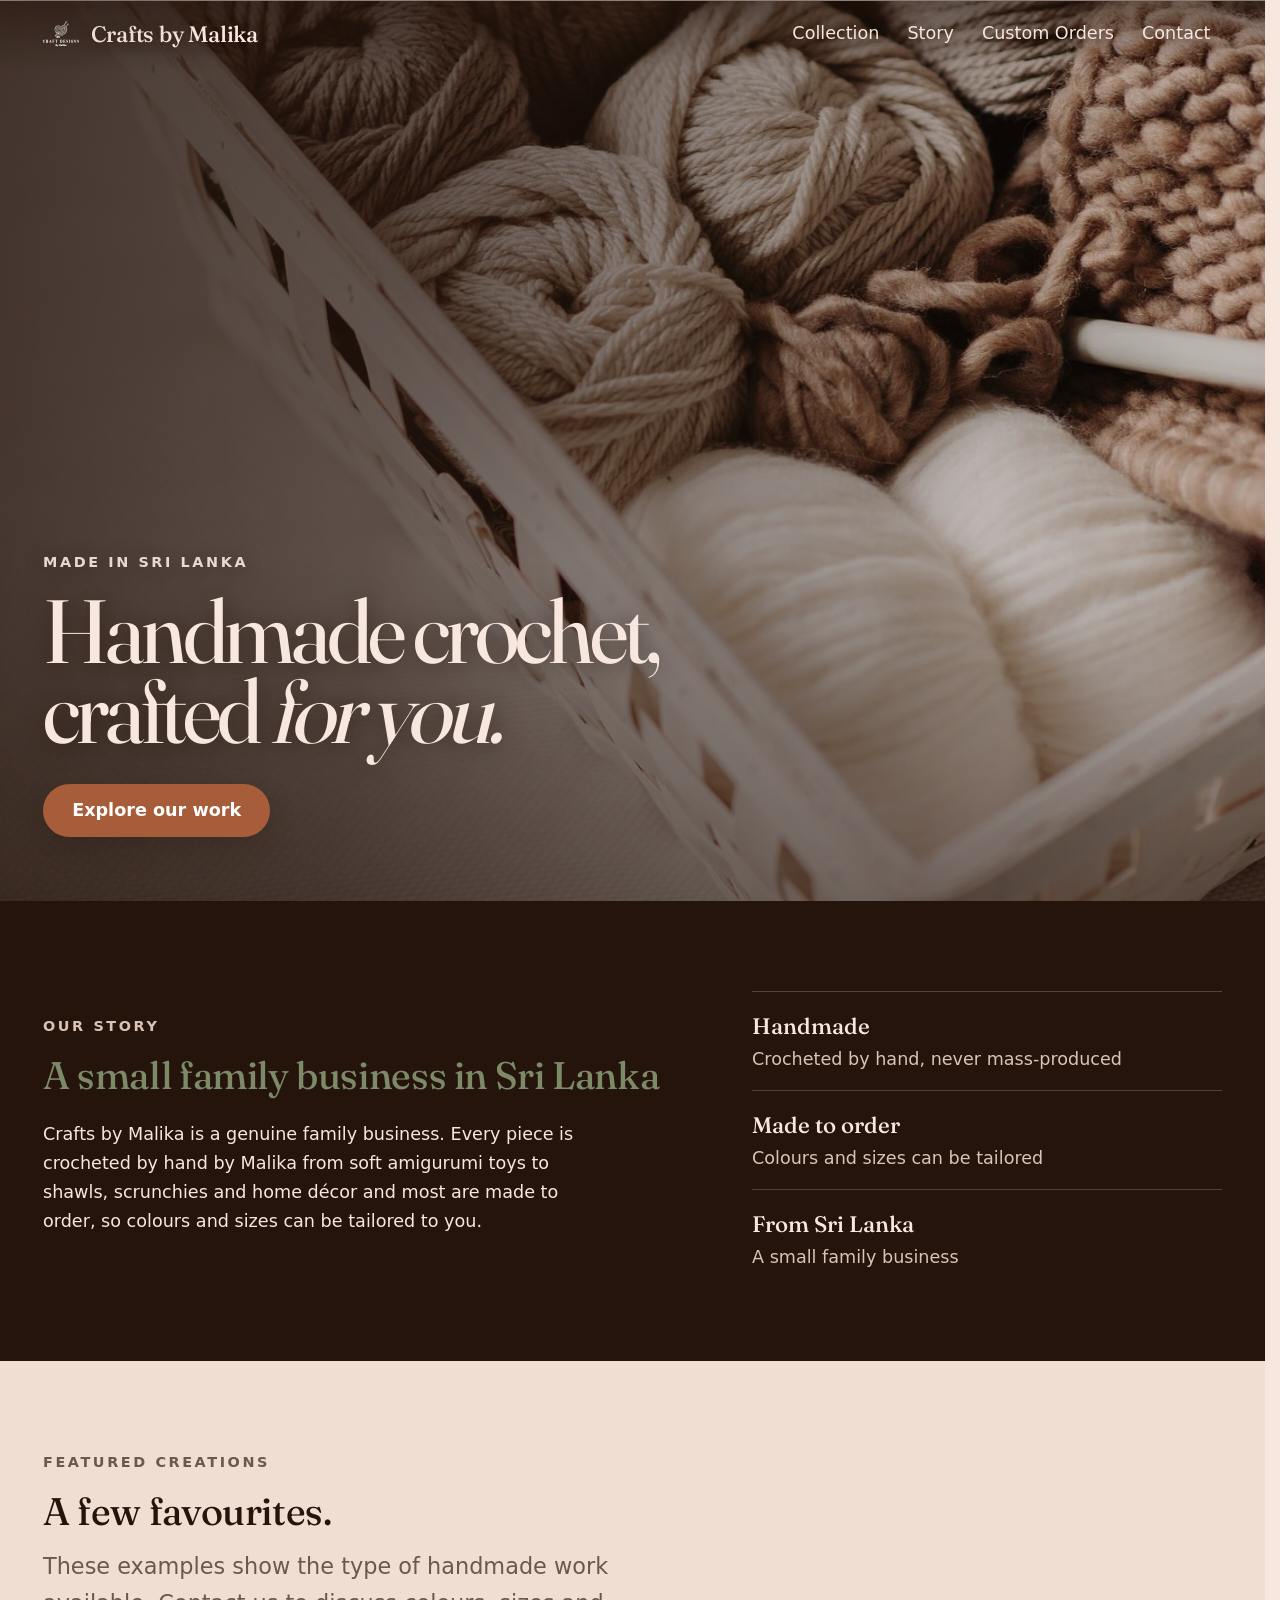
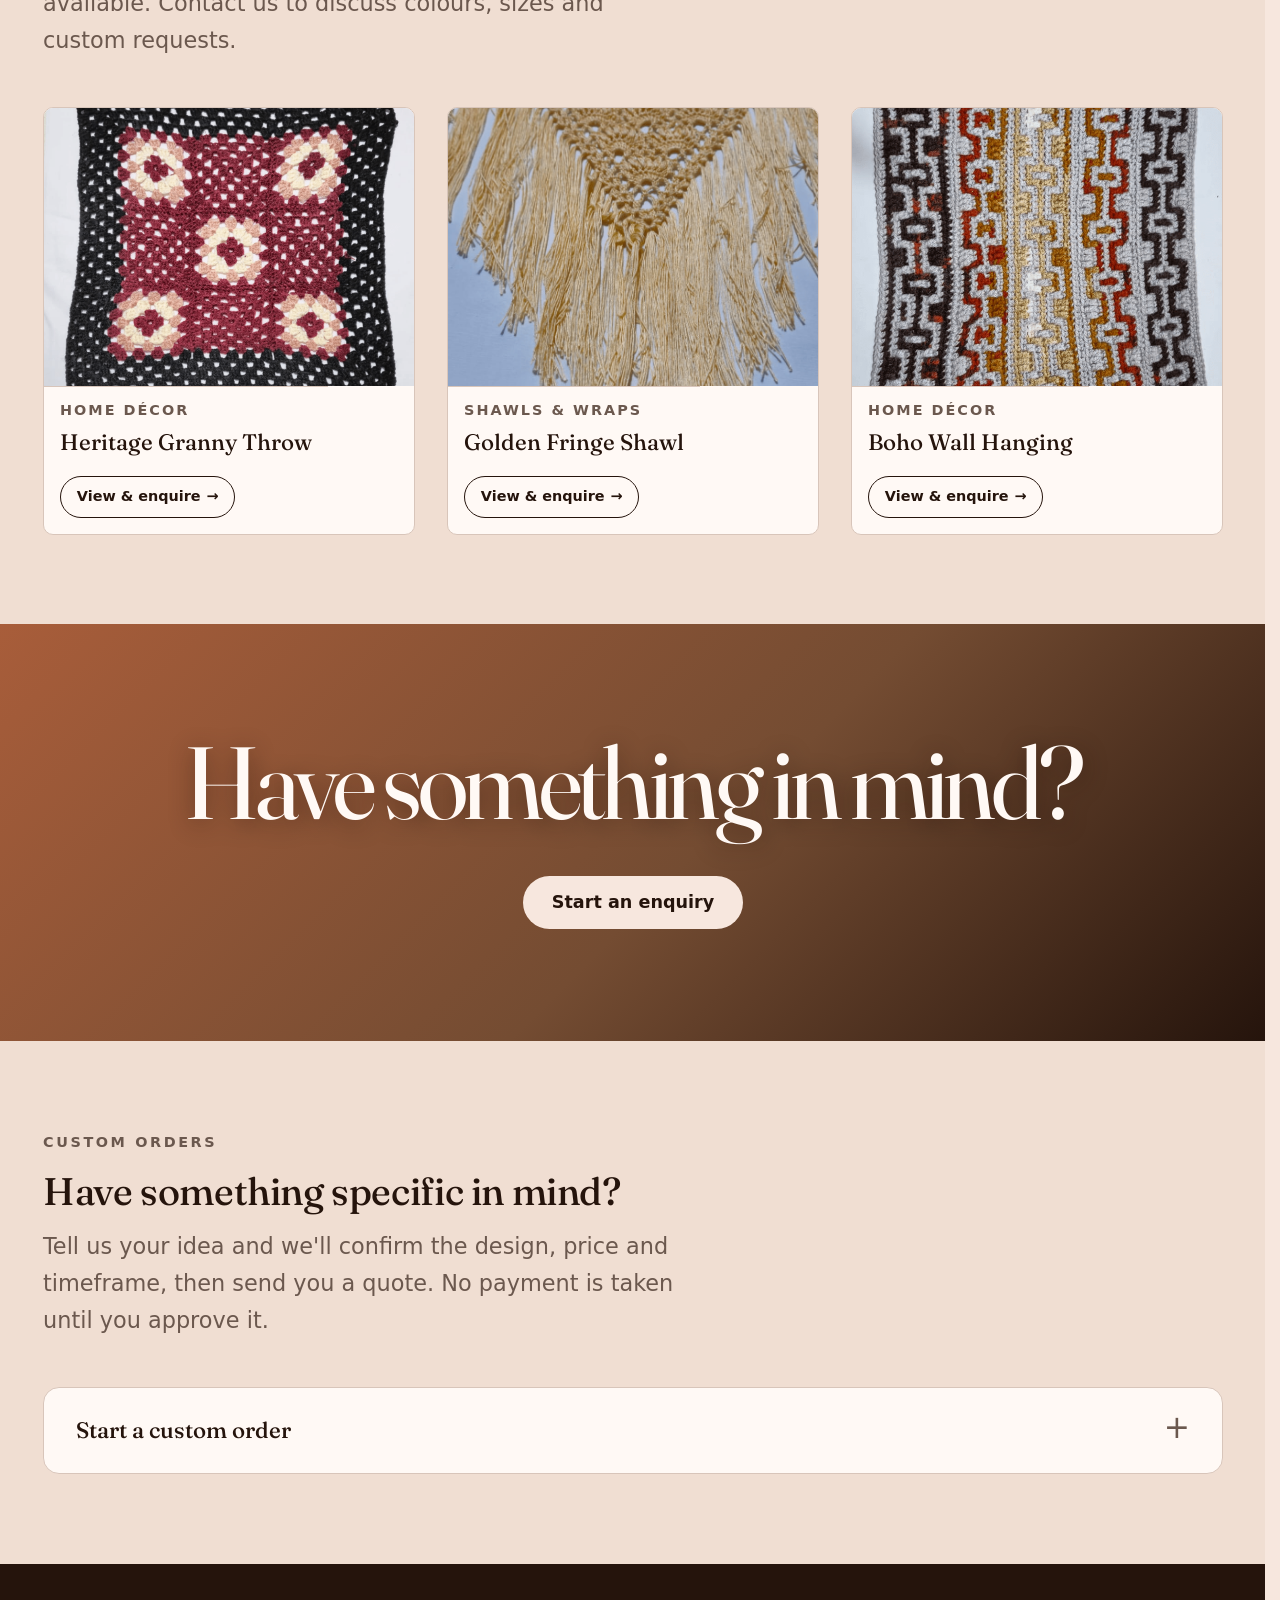
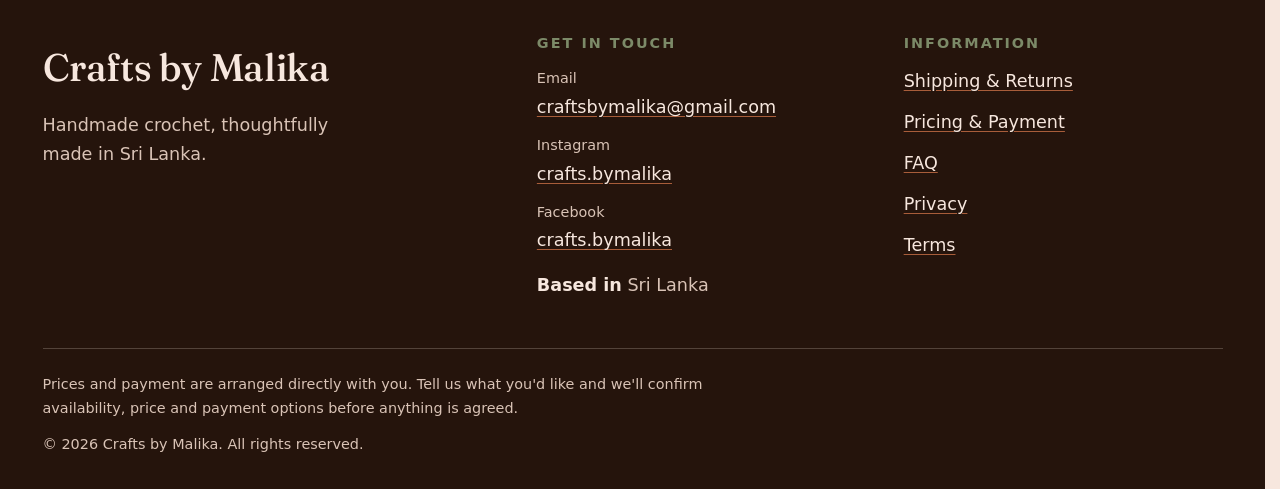
<file: apps/website/index.html>
<!DOCTYPE html>
<html lang="en">
<head>
  <meta charset="UTF-8" />
  <meta name="viewport" content="width=device-width, initial-scale=1.0" />

  <!-- Primary SEO -->
  <title>Crafts by Malika — Handmade Crochet from Sri Lanka</title>
  <meta name="description" content="Crafts by Malika makes handmade crochet toys, accessories and home décor in Sri Lanka. See featured pieces and request custom, made-to-order work." />
  <link rel="canonical" href="https://don-suneth.github.io/Crafts-By-Malika/" />
  <meta name="theme-color" content="#25140c" />

  <!-- Open Graph / social sharing -->
  <meta property="og:type" content="website" />
  <meta property="og:site_name" content="Crafts by Malika" />
  <meta property="og:title" content="Crafts by Malika — Handmade Crochet from Sri Lanka" />
  <meta property="og:description" content="Handmade crochet toys, accessories and home décor, made to order in Sri Lanka." />
  <meta property="og:url" content="https://don-suneth.github.io/Crafts-By-Malika/" />
  <!-- Social-share image: a real product photo (7.png, the Heritage Granny Throw). A dedicated 1200x630 image could be used instead later. -->
  <meta property="og:image" content="https://don-suneth.github.io/Crafts-By-Malika/7.png" />
  <meta property="og:image:alt" content="A hand-crocheted granny-square throw by Crafts by Malika." />

  <!-- Twitter / X card -->
  <meta name="twitter:card" content="summary_large_image" />
  <meta name="twitter:title" content="Crafts by Malika — Handmade Crochet from Sri Lanka" />
  <meta name="twitter:description" content="Handmade crochet toys, accessories and home décor, made to order in Sri Lanka." />
  <meta name="twitter:image" content="https://don-suneth.github.io/Crafts-By-Malika/7.png" />

  <!-- Favicon (SVG, modern browsers) -->
  <link rel="icon" href="logo.svg" type="image/svg+xml" />

  <!-- Self-hosted display serif (headings only). Preloaded so the hero heading
       does not flash. Falls back to the Georgia/serif stack if unavailable. -->
  <link rel="preload" href="fonts/fraunces-latin.woff2" as="font" type="font/woff2" crossorigin />

  <!-- Hero background image — preloaded for fast LCP (it is a CSS background). -->
  <link rel="preload" href="hero.jpg" as="image" />

  <link rel="stylesheet" href="style.css?v=2" />

  <!-- Adds a hook so CSS can enhance only when JavaScript is available
       (progressive enhancement). Runs early to avoid a flash of un-enhanced UI. -->
  <script>document.documentElement.classList.add('js');</script>

  <!-- Structured data: Organisation only. Deliberately contains NO prices, stock,
       reviews or shipping claims, since those are not yet confirmed. -->
  <script type="application/ld+json">
  {
    "@context": "https://schema.org",
    "@type": "Organization",
    "name": "Crafts by Malika",
    "description": "Handmade crochet toys, accessories and home décor, made to order in Sri Lanka.",
    "url": "https://don-suneth.github.io/Crafts-By-Malika/",
    "logo": "https://don-suneth.github.io/Crafts-By-Malika/logo.svg",
    "areaServed": "LK",
    "sameAs": [
      "https://www.facebook.com/crafts.bymalika",
      "https://www.instagram.com/crafts.bymalika"
    ]
  }
  </script>
</head>
<body>
  <a class="skip-link" href="#main">Skip to content</a>

  <header class="site-header" id="site-header">
    <div class="container site-header__inner">
      <a class="brand" href="#home" aria-label="Crafts by Malika — home">
        <img src="logo.svg" alt="" class="brand__logo" width="40" height="40" />
        <span class="brand__name">Crafts by Malika</span>
      </a>

      <nav class="primary-nav" aria-label="Primary">
        <button class="nav-toggle" aria-expanded="false" aria-controls="primary-menu">
          <span class="nav-toggle__bars" aria-hidden="true"></span>
          <span class="nav-toggle__label">Menu</span>
        </button>
        <ul class="primary-nav__menu" id="primary-menu">
          <li><a href="#collection">Collection</a></li>
          <li><a href="#story">Story</a></li>
          <li><a href="#custom">Custom Orders</a></li>
          <li><a href="#contact">Contact</a></li>
        </ul>
      </nav>
    </div>
  </header>

  <main id="main">
    <!-- ============================ HERO ============================ -->
    <!-- Full-bleed background-image hero. The image (hero.jpg) is a decorative CSS
         background; the heading conveys the meaning. A warm gradient overlay keeps
         the left-aligned text readable. The section sits behind the sticky header.
         TODO(hero): to swap in your own professional photo, replace hero.jpg (a warm,
         calm, well-lit crochet/handmade scene works best). The CSS uses
         background-size:cover, so any portrait-ish photo crops cleanly.
         Source: Pexels (photo 5788367) — free for commercial use, no attribution
         required (https://www.pexels.com/license/). -->
    <section id="home" class="hero">
      <div class="container hero__inner">
        <div class="hero__text reveal">
          <p class="eyebrow">Made in Sri Lanka</p>
          <h1 class="hero__title">Handmade crochet,<br />crafted <em>for you.</em></h1>
        </div>
        <div class="hero__actions reveal">
          <a class="btn btn--primary" href="#collection">Explore our work</a>
        </div>
      </div>
    </section>

    <!-- ========================= HANDMADE STORY ===================== -->
    <!-- The single dark editorial moment on the page (espresso section, plus the
         footer), placed directly after the hero. Two-column on desktop, stacked
         on mobile. Text uses the on-dark tokens so it stays readable on espresso. -->
    <section id="story" class="section story">
      <div class="container story__inner">
        <div class="story__text reveal">
          <p class="eyebrow">Our story</p>
          <h2>A small family business in Sri Lanka</h2>
          <p>
            Crafts by Malika is a genuine family business. Every piece is crocheted by
            hand by Malika from soft amigurumi toys to shawls, scrunchies and home
            décor and most are made to order, so colours and sizes can be tailored
            to you.
          </p>
          <!-- Owner note: this section can be expanded with Malika's own words —
               how she started and what handmade means to the family. Keep it genuine;
               do not add invented details. -->
        </div>
        <ul class="story__highlights reveal">
          <li><strong>Handmade</strong><span>Crocheted by hand, never mass-produced</span></li>
          <li><strong>Made to order</strong><span>Colours and sizes can be tailored</span></li>
          <li><strong>From Sri Lanka</strong><span>A small family business</span></li>
        </ul>
      </div>
    </section>

    <!-- ====================== FEATURED CREATIONS ===================== -->
    <section id="collection" class="section featured">
      <div class="container">
        <header class="section__head reveal">
          <p class="eyebrow">Featured creations</p>
          <h2>A few favourites.</h2>
          <p class="section__intro">
            These examples show the type of handmade work available. Contact us to
            discuss colours, sizes and custom requests.
          </p>
        </header>

        <!-- Editorial featured grid rendered from products.js by app.js. -->
        <div class="featured__grid" id="featured-grid" aria-live="polite">
          <p class="featured__loading">Loading featured pieces…</p>
        </div>

        <noscript>
          <div class="noscript-note">
            <p>
              The interactive gallery needs JavaScript enabled. You can still see our
              work and order by contacting us directly:
            </p>
            <p>
              <a href="mailto:craftsbymalika@gmail.com">Email us</a> ·
              <a href="https://www.instagram.com/crafts.bymalika">See photos on Instagram</a>
            </p>
          </div>
        </noscript>
      </div>
    </section>

    <!-- ====================== ENQUIRY CTA (dark) ===================== -->
    <section class="band">
      <div class="container band__inner reveal">
        <h2 class="band__title">Have something in mind?</h2>
        <a class="btn btn--on-color band__cta" href="#custom">Start an enquiry</a>
      </div>
    </section>

    <!-- ========================= CUSTOM ORDERS ====================== -->
    <section id="custom" class="section custom">
      <div class="container">
        <header class="section__head reveal">
          <p class="eyebrow">Custom orders</p>
          <h2>Have something specific in mind?</h2>
          <p class="section__intro">
            Tell us your idea and we'll confirm the design, price and timeframe, then
            send you a quote. No payment is taken until you approve it.
          </p>
        </header>

        <!-- Progressive reveal: the full form is collapsed by default (native
             <details>, keyboard-accessible, not focusable while closed) and opens
             when the customer chooses to start. -->
        <details class="custom__reveal reveal" id="custom-reveal">
          <summary class="custom__summary">
            <span class="custom__summary-label">Start a custom order</span>
            
          </summary>

          <div class="custom__panel">
            <form class="enquiry-form" id="custom-order-form" novalidate>
              <p class="enquiry-form__intro">
                Fields marked <span aria-hidden="true">*</span> are required. Please leave
                your email address so we can reply.
              </p>

              <div class="form-grid">
                <p class="field">
                  <label for="cf-name">Your name <span aria-hidden="true">*</span></label>
                  <input id="cf-name" name="name" type="text" autocomplete="name" required />
                </p>
                <p class="field">
                  <label for="cf-email">Email <span aria-hidden="true">*</span></label>
                  <input id="cf-email" name="email" type="email" autocomplete="email" required />
                </p>
                <p class="field">
                  <label for="cf-type">What would you like made? <span aria-hidden="true">*</span></label>
                  <input id="cf-type" name="productType" type="text" list="product-types" required />
                  <datalist id="product-types">
                    <option value="Toy / Amigurumi"></option>
                    <option value="Scrunchie / Accessory"></option>
                    <option value="Wall hanging / Home décor"></option>
                    <option value="Throw / Blanket"></option>
                    <option value="Shawl / Wrap"></option>
                    <option value="Something else"></option>
                  </datalist>
                </p>
                <p class="field">
                  <label for="cf-date">Required date</label>
                  <input id="cf-date" name="requiredDate" type="date" />
                </p>
              </div>

              <p class="field field--full">
                <label for="cf-description">Tell us about your idea <span aria-hidden="true">*</span></label>
                <textarea id="cf-description" name="description" rows="5" required
                  placeholder="Tell us about the item, who it is for, any reference photos you have, and anything else that helps."></textarea>
              </p>

              <p class="field field--checkbox">
                <input id="cf-consent" name="consent" type="checkbox" required />
                <label for="cf-consent">
                  I'm happy for Crafts by Malika to contact me about this enquiry. <span aria-hidden="true">*</span>
                </label>
              </p>

              <div class="enquiry-form__actions">
                <button type="submit" class="btn btn--primary">Submit</button>
              </div>

              <p class="enquiry-form__status" id="form-status" role="status" aria-live="polite"></p>
              <p class="enquiry-form__privacy">
                We use your details only to reply to your enquiry and prepare a quote.
                We don't share them or send marketing. See our
                <a href="policies.html#privacy">privacy note</a>.
              </p>
            </form>
          </div>
        </details>
      </div>
    </section>
  </main>

  <!-- ============================ FOOTER (dark) ==================== -->
  <footer class="site-footer" id="contact">
    <div class="container site-footer__inner">
      <div class="site-footer__brand">
        <span class="brand__name">Crafts by Malika</span>
        <p>Handmade crochet, thoughtfully made in Sri Lanka.</p>
      </div>

      <div class="site-footer__contact">
        <h2 class="site-footer__heading">Get in touch</h2>
        <ul class="contact__methods">
          <li>
            <span class="contact__label">Email</span>
            <a data-contact="email" href="mailto:craftsbymalika@gmail.com">craftsbymalika@gmail.com</a>
          </li>
          <li>
            <span class="contact__label">Instagram</span>
            <a data-contact="instagram" href="https://www.instagram.com/crafts.bymalika">crafts.bymalika</a>
          </li>
          <li>
            <span class="contact__label">Facebook</span>
            <a data-contact="facebook" href="https://www.facebook.com/crafts.bymalika">crafts.bymalika</a>
          </li>
        </ul>
        <p class="site-footer__location"><strong>Based in</strong> Sri Lanka</p>
        <p data-contact="response-time" hidden></p>
      </div>

      <nav class="site-footer__legal" aria-label="Policies">
        <h2 class="site-footer__heading">Information</h2>
        <ul>
          <li><a href="policies.html#shipping">Shipping &amp; Returns</a></li>
          <li><a href="policies.html#currency">Pricing &amp; Payment</a></li>
          <li><a href="policies.html#faq">FAQ</a></li>
          <li><a href="policies.html#privacy">Privacy</a></li>
          <li><a href="policies.html#terms">Terms</a></li>
        </ul>
      </nav>
    </div>

    <div class="container site-footer__bottom">
      <p class="currency-notice">
        Prices and payment are arranged directly with you. Tell us what you'd like
        and we'll confirm availability, price and payment options before anything
        is agreed.
      </p>
      <p class="copyright">© <span id="year">2026</span> Crafts by Malika. All rights reserved.</p>
    </div>
  </footer>

  <!-- Data first, then behaviour. Plain scripts so the site works from the file
       system as well as a web server (no module/CORS requirements). -->
  <script src="config.js"></script>
  <script src="products.js"></script>
  <script src="app.js"></script>
</body>
</html>
</file>
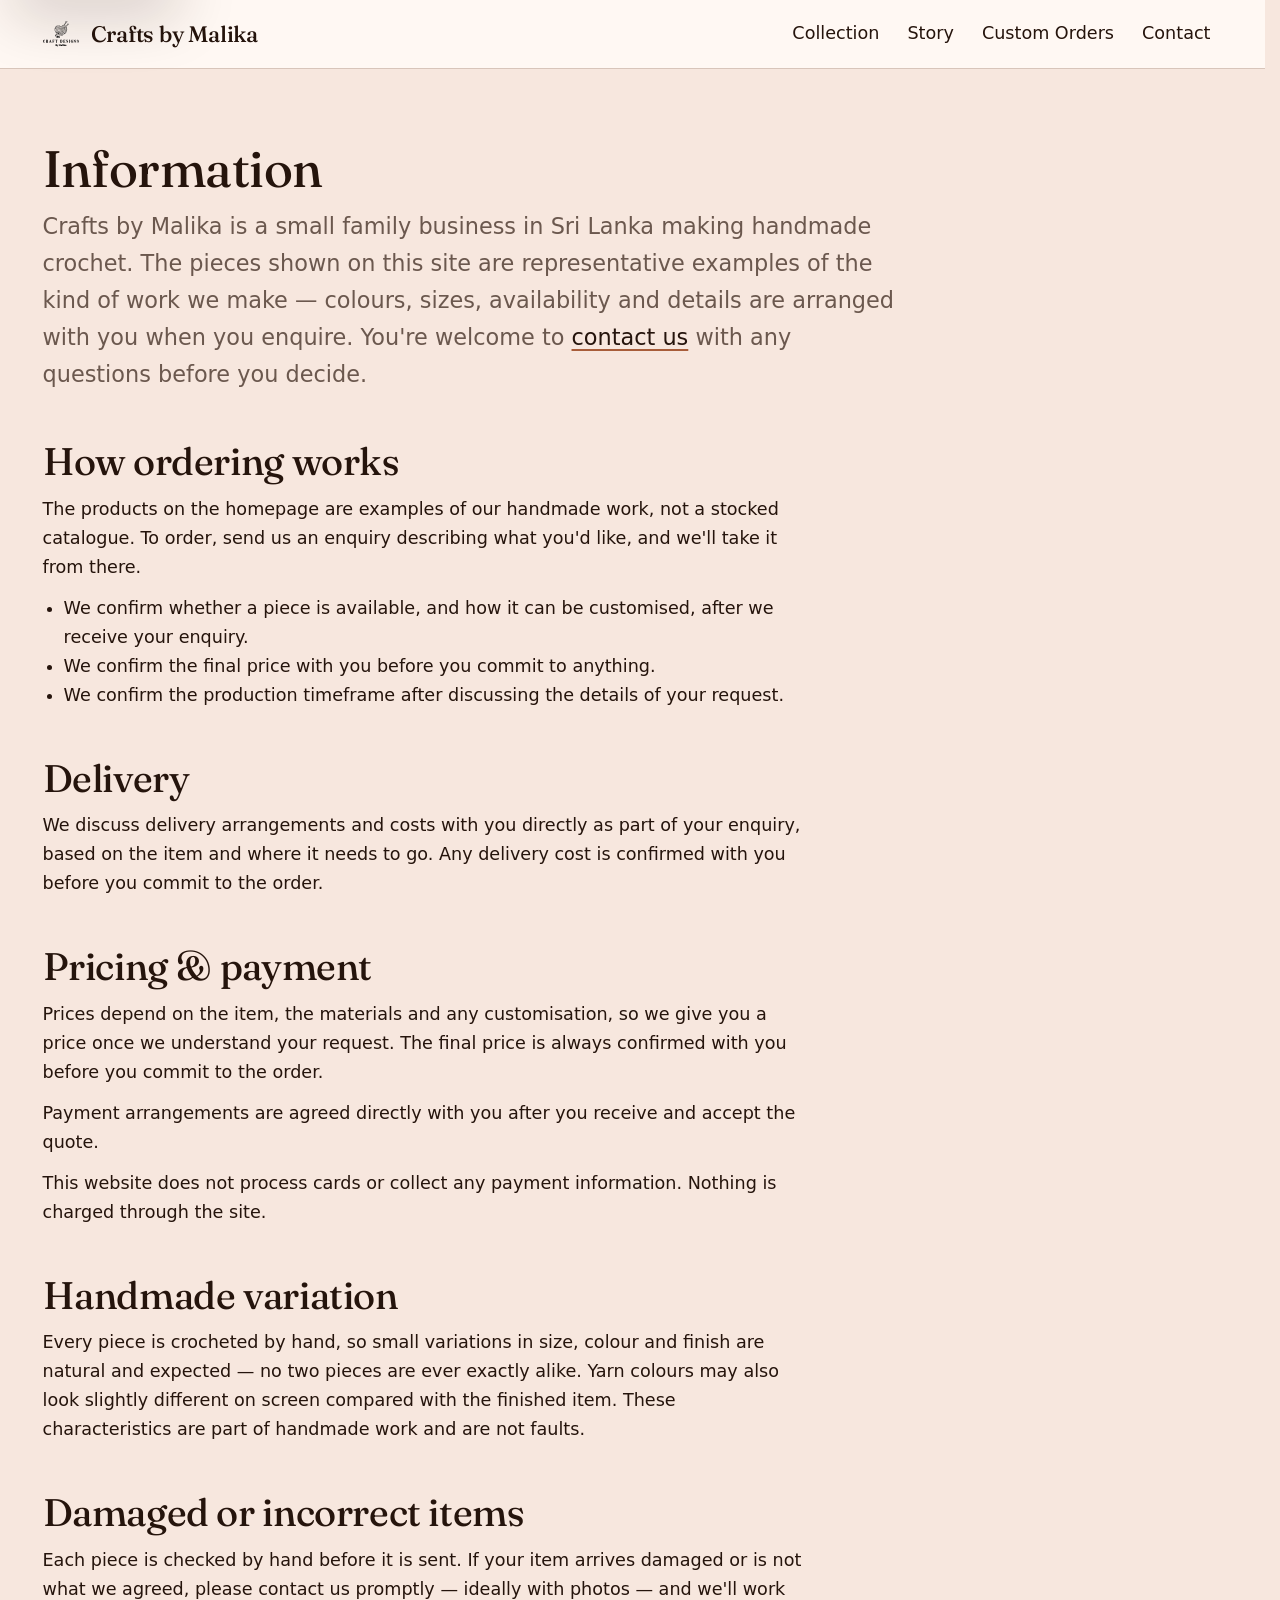
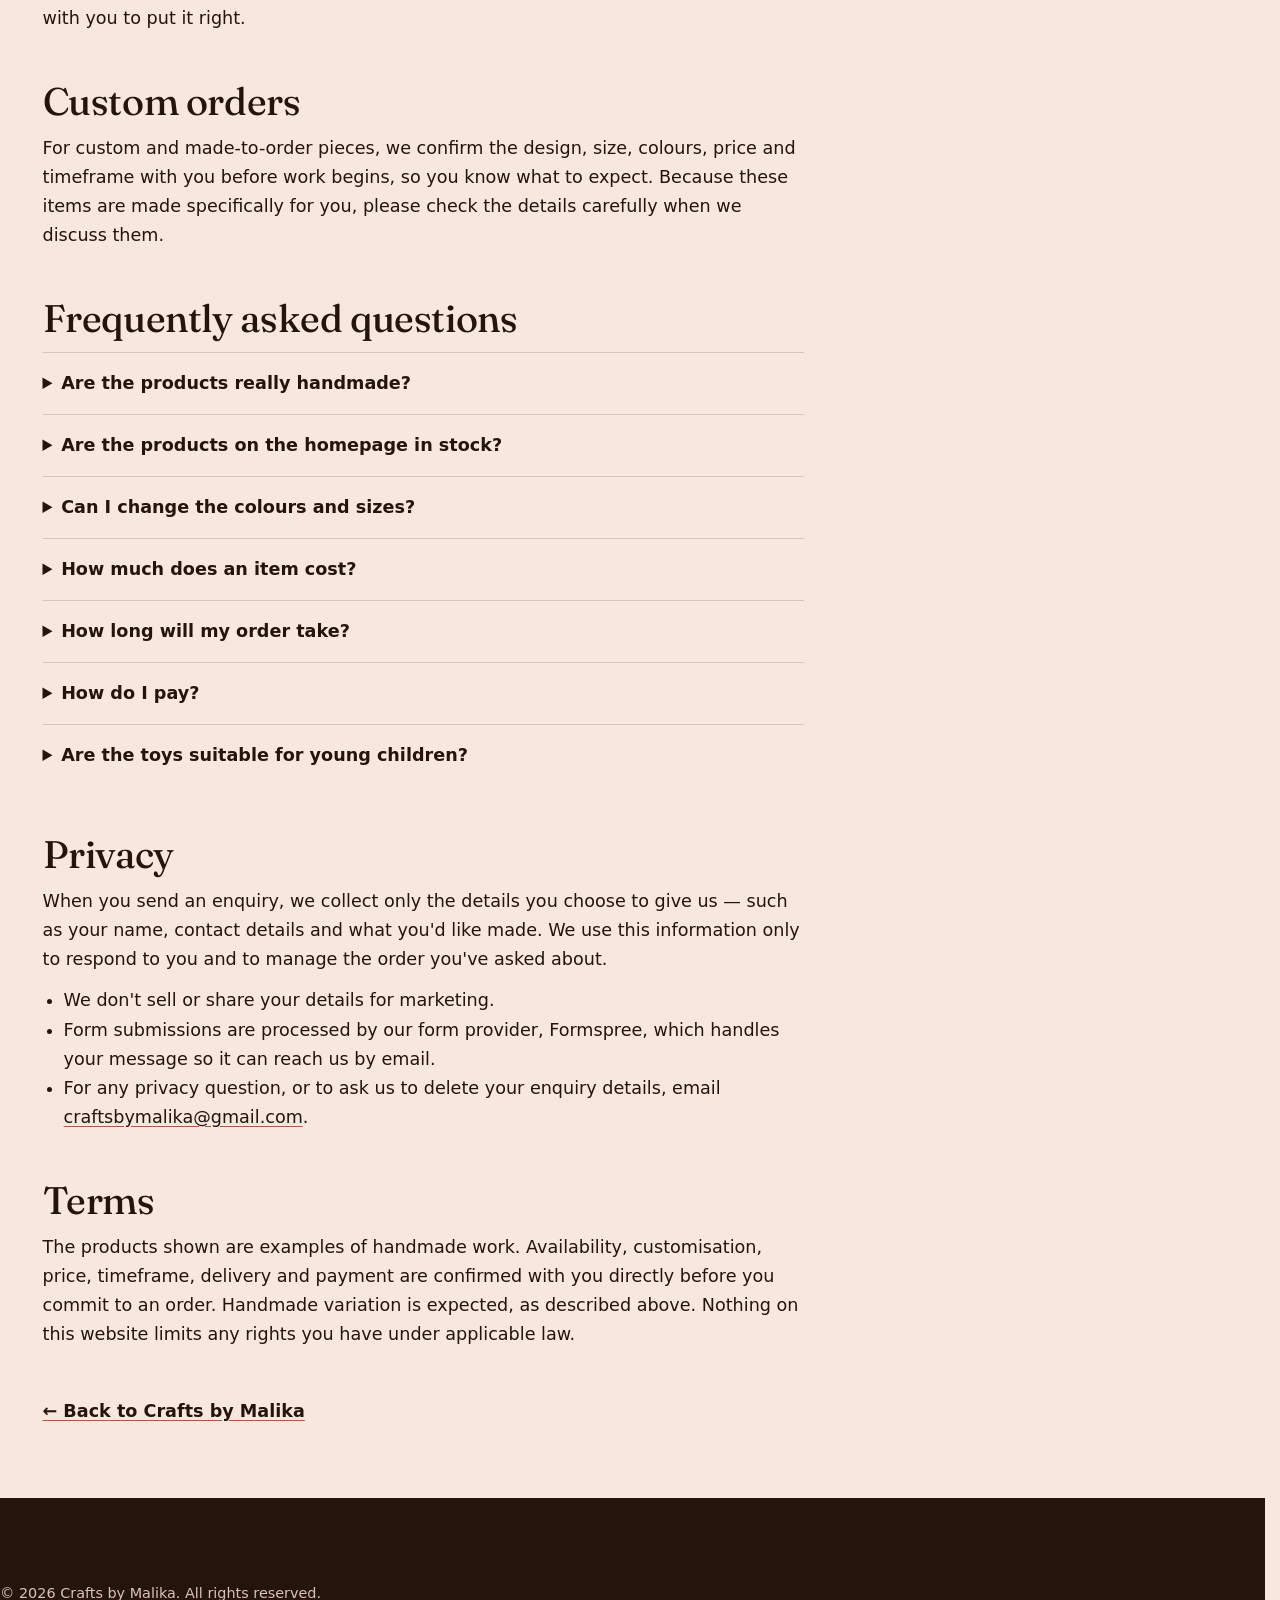
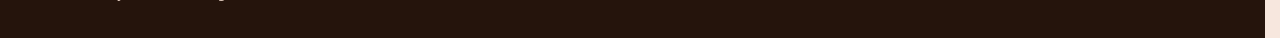
<file: apps/website/policies.html>
<!DOCTYPE html>
<html lang="en">
<head>
  <meta charset="UTF-8" />
  <meta name="viewport" content="width=device-width, initial-scale=1.0" />
  <title>Information — Crafts by Malika</title>
  <meta name="description" content="How ordering works, delivery, pricing, privacy and product information for Crafts by Malika." />
  <meta name="robots" content="index, follow" />
  <link rel="canonical" href="https://don-suneth.github.io/Crafts-By-Malika/policies.html" />
  <link rel="icon" href="logo.svg" type="image/svg+xml" />
  <link rel="stylesheet" href="style.css" />
  <script>document.documentElement.classList.add('js');</script>
</head>
<body>
  <a class="skip-link" href="#main">Skip to content</a>

  <header class="site-header" id="site-header">
    <div class="container site-header__inner">
      <a class="brand" href="index.html" aria-label="Crafts by Malika — home">
        <img src="logo.svg" alt="" class="brand__logo" width="48" height="48" />
        <span class="brand__name">Crafts by Malika</span>
      </a>
      <nav class="primary-nav" aria-label="Primary">
        <button class="nav-toggle" aria-expanded="false" aria-controls="primary-menu">
          <span class="nav-toggle__bars" aria-hidden="true"></span>
          <span class="nav-toggle__label">Menu</span>
        </button>
        <ul class="primary-nav__menu" id="primary-menu">
          <li><a href="index.html#collection">Collection</a></li>
          <li><a href="index.html#story">Story</a></li>
          <li><a href="index.html#custom">Custom Orders</a></li>
          <li><a href="index.html#contact">Contact</a></li>
        </ul>
      </nav>
    </div>
  </header>

  <main id="main" class="container legal">
    <h1>Information</h1>
    <p class="lead">
      Crafts by Malika is a small family business in Sri Lanka making handmade
      crochet. The pieces shown on this site are representative examples of the kind
      of work we make — colours, sizes, availability and details are arranged with you
      when you enquire. You're welcome to
      <a href="index.html#contact">contact us</a> with any questions before you decide.
    </p>

    <!-- ========================= HOW ORDERING WORKS ===================== -->
    <section id="how-it-works">
      <h2>How ordering works</h2>
      <p>
        The products on the homepage are examples of our handmade work, not a stocked
        catalogue. To order, send us an enquiry describing what you'd like, and we'll
        take it from there.
      </p>
      <ul>
        <li>We confirm whether a piece is available, and how it can be customised,
            after we receive your enquiry.</li>
        <li>We confirm the final price with you before you commit to anything.</li>
        <li>We confirm the production timeframe after discussing the details of your
            request.</li>
      </ul>
    </section>

    <!-- ============================ DELIVERY ============================ -->
    <section id="shipping">
      <h2>Delivery</h2>
      <p>
        We discuss delivery arrangements and costs with you directly as part of your
        enquiry, based on the item and where it needs to go. Any delivery cost is
        confirmed with you before you commit to the order.
      </p>
    </section>

    <!-- ====================== PRICING & PAYMENT ======================== -->
    <section id="currency">
      <h2>Pricing &amp; payment</h2>
      <p>
        Prices depend on the item, the materials and any customisation, so we give you
        a price once we understand your request. The final price is always confirmed
        with you before you commit to the order.
      </p>
      <p>
        Payment arrangements are agreed directly with you after you receive and accept
        the quote.
      </p>
      <p>
        This website does not process cards or collect any payment information.
        Nothing is charged through the site.
      </p>
    </section>

    <!-- ====================== HANDMADE VARIATION ====================== -->
    <section id="handmade">
      <h2>Handmade variation</h2>
      <p>
        Every piece is crocheted by hand, so small variations in size, colour and
        finish are natural and expected — no two pieces are ever exactly alike. Yarn
        colours may also look slightly different on screen compared with the finished
        item. These characteristics are part of handmade work and are not faults.
      </p>
    </section>

    <!-- ==================== DAMAGED OR INCORRECT ====================== -->
    <section id="returns">
      <h2>Damaged or incorrect items</h2>
      <p>
        Each piece is checked by hand before it is sent. If your item arrives damaged
        or is not what we agreed, please contact us promptly — ideally with photos —
        and we'll work with you to put it right.
      </p>
    </section>

    <!-- ========================== CUSTOM ORDERS ======================= -->
    <section id="custom-terms">
      <h2>Custom orders</h2>
      <p>
        For custom and made-to-order pieces, we confirm the design, size, colours,
        price and timeframe with you before work begins, so you know what to expect.
        Because these items are made specifically for you, please check the details
        carefully when we discuss them.
      </p>
    </section>

    <!-- ============================== FAQ ============================= -->
    <section id="faq">
      <h2>Frequently asked questions</h2>
      <details>
        <summary>Are the products really handmade?</summary>
        <p>Yes. Every item is crocheted by hand by Malika in Sri Lanka.</p>
      </details>
      <details>
        <summary>Are the products on the homepage in stock?</summary>
        <p>
          They are examples of our handmade work rather than stocked items. Contact us
          about a piece and we'll confirm what's possible.
        </p>
      </details>
      <details>
        <summary>Can I change the colours and sizes?</summary>
        <p>
          Usually, yes — because everything is handmade, colours and sizes can often
          be tailored. Tell us what you have in mind and we'll confirm.
        </p>
      </details>
      <details>
        <summary>How much does an item cost?</summary>
        <p>
          Prices depend on the item and any customisation. We confirm the price with
          you before you commit to the order.
        </p>
      </details>
      <details>
        <summary>How long will my order take?</summary>
        <p>
          It depends on the piece and how busy we are. We confirm a timeframe with you
          after discussing your request.
        </p>
      </details>
      <details>
        <summary>How do I pay?</summary>
        <p>
          Payment is arranged directly with you after you accept the quote. The website
          itself does not take card or payment details.
        </p>
      </details>
      <details>
        <summary>Are the toys suitable for young children?</summary>
        <p>
          Please ask us about a specific item before buying for a young child, and we'll
          tell you about the materials and any small parts so you can decide.
        </p>
      </details>
    </section>

    <!-- ============================ PRIVACY ============================ -->
    <section id="privacy">
      <h2>Privacy</h2>
      <p>
        When you send an enquiry, we collect only the details you choose to give us —
        such as your name, contact details and what you'd like made. We use this
        information only to respond to you and to manage the order you've asked about.
      </p>
      <ul>
        <li>We don't sell or share your details for marketing.</li>
        <li>Form submissions are processed by our form provider, Formspree, which
            handles your message so it can reach us by email.</li>
        <li>For any privacy question, or to ask us to delete your enquiry details,
            email <a href="mailto:craftsbymalika@gmail.com">craftsbymalika@gmail.com</a>.</li>
      </ul>
    </section>

    <!-- ============================= TERMS ============================= -->
    <section id="terms">
      <h2>Terms</h2>
      <p>
        The products shown are examples of handmade work. Availability, customisation,
        price, timeframe, delivery and payment are confirmed with you directly before
        you commit to an order. Handmade variation is expected, as described above.
        Nothing on this website limits any rights you have under applicable law.
      </p>
    </section>

    <a class="back-link" href="index.html">← Back to Crafts by Malika</a>
  </main>

  <footer class="site-footer">
    <div class="container site-footer__bottom" style="border:0;margin:0;padding-top:0;">
      <p class="copyright">© <span id="year">2026</span> Crafts by Malika. All rights reserved.</p>
    </div>
  </footer>

  <script src="config.js"></script>
  <script src="app.js"></script>
</body>
</html>
</file>
<file: apps/website/style.css>
/* =============================================================================
 * Crafts by Malika — storefront styles
 * Minimal, premium, calm, editorial, image-led. Mobile-first.
 * High-contrast blush / dark-brown palette; product photography carries the colour.
 * One self-hosted display serif (Fraunces, headings only) + system sans (body).
 * Design tokens live in :root.
 * ========================================================================== */

/* ------------------------------ Display serif ---------------------------- */
/* Self-hosted, latin subset, variable weight axis. Falls back to the serif
   stack below if the file is unavailable (e.g. offline before it is fetched). */
@font-face {
  font-family: "Fraunces";
  src: url("fonts/fraunces-latin.woff2") format("woff2");
  font-weight: 300 700;
  font-style: normal;
  font-display: swap;
}

/* ----------------------------- Design tokens ----------------------------- */
:root {
  /* Earthy Handmade palette — restrained, photography-led.
     Espresso text + blush/off-white surfaces carry most of the page; terracotta is
     the single action colour; sage is a small supporting accent. Product photos
     provide the remaining colour. */
  --bg: #F7E7DE;            /* soft blush — page background, quiet editorial sections */
  --surface: #FFF9F5;       /* off-white — modal / form / image surfaces */
  --surface-2: #F0DED2;     /* soft blush fill behind contained images / chips (derived) */
  --surface-dark: #25140C;  /* espresso — strong dark sections + footer background */
  --text: #25140C;          /* espresso — headings, body, nav (~15:1 on blush) */
  --text-on-dark: #F7E7DE;  /* blush text on espresso (~15:1) */
  --muted: #6B584E;         /* muted brown — secondary text (AA ~5.4:1 on blush) */
  --muted-on-dark: #D9C3B6; /* warm light secondary on espresso (~11:1, derived) */

  --primary: #A85D3A;       /* terracotta — primary button fills (white text), borders, underlines */
  --primary-hover: #874529; /* darker terracotta — button hover + AA-safe terracotta TEXT on blush (~6:1) */
  --secondary: #7C8A68;     /* muted sage — small supporting accents (espresso text on it ~5:1) */
  --secondary-hover: #687456;/* darker sage — sage hover state (with light text ~4.9:1) */

  --border: #D8C5BA;        /* border beige — separators, input borders, quiet structural lines */
  --border-on-dark: rgba(247, 231, 222, 0.22); /* hairline on espresso (derived) */
  --backdrop: rgb(37 20 12 / 0.58); /* translucent espresso modal backdrop */
  --focus: #25140C;         /* high-contrast focus ring (flipped to blush on dark sections) */

  /* Type */
  --font-body: system-ui, -apple-system, "Segoe UI", Roboto, "Helvetica Neue", Arial, sans-serif;
  --font-head: "Fraunces", Georgia, "Times New Roman", "Iowan Old Style", serif;
  --step--1: clamp(0.83rem, 0.8rem + 0.15vw, 0.9rem);
  --step-0: clamp(1rem, 0.97rem + 0.18vw, 1.1rem);
  --step-1: clamp(1.18rem, 1.08rem + 0.5vw, 1.4rem);
  --step-2: clamp(1.6rem, 1.3rem + 1.4vw, 2.4rem);
  --step-3: clamp(2rem, 1.5rem + 2.4vw, 3.2rem);
  --step-hero: clamp(2.5rem, 1.7rem + 3.6vw, 4.5rem);
  --step-statement: clamp(1.9rem, 1.2rem + 3vw, 3.4rem);

  /* Space */
  --space-1: 0.25rem;
  --space-2: 0.5rem;
  --space-3: 0.75rem;
  --space-4: 1rem;
  --space-5: 1.5rem;
  --space-6: 2rem;
  --space-7: 3rem;
  --space-8: 4.5rem;
  --section-pad: clamp(3.5rem, 7vw, 7rem);

  /* Misc */
  --radius-sm: 6px;
  --radius: 10px;
  --radius-lg: 16px;
  --shadow: 0 24px 60px rgba(37, 20, 12, 0.22);
  --shadow-card: 0 14px 30px rgb(37 20 12 / 0.10); /* subtle card hover lift */
  --maxw: 1180px;
  --header-h: 68px;
  --ease: cubic-bezier(0.22, 0.61, 0.36, 1);
}

/* ------------------------------- Reset-ish ------------------------------- */
*, *::before, *::after { box-sizing: border-box; }
* { margin: 0; }

html {
  scroll-behavior: smooth;
  scroll-padding-top: calc(var(--header-h) + 1rem);
  -webkit-text-size-adjust: 100%;
  /* Always reserve the scrollbar gutter so locking body scroll when a modal opens
     does not shift the page behind it. */
  scrollbar-gutter: stable;
}

body {
  font-family: var(--font-body);
  font-size: var(--step-0);
  line-height: 1.65;
  color: var(--text);
  background: var(--bg);
  -webkit-font-smoothing: antialiased;
  overflow-x: hidden; /* belt-and-braces against accidental horizontal scroll */
}

img, svg { display: block; max-width: 100%; }
/* Links read as espresso text with a terracotta underline; on hover the text
   deepens to AA-safe darker terracotta. (Bright terracotta as small text on blush
   is only ~4:1, so terracotta is used for the underline, the darker shade for text.) */
a { color: var(--text); text-underline-offset: 0.18em; text-decoration-color: var(--primary); }
a:hover { color: var(--primary-hover); text-decoration-color: var(--primary-hover); }

h1, h2, h3 {
  font-family: var(--font-head);
  font-optical-sizing: auto;
  line-height: 1.08;
  font-weight: 460;
  letter-spacing: -0.01em;
}
h1 { font-size: var(--step-3); }
h2 { font-size: var(--step-2); }
h3 { font-size: var(--step-1); }

:focus-visible {
  outline: 3px solid var(--focus);
  outline-offset: 2px;
  border-radius: 2px;
}
/* On espresso (dark) sections, flip the focus ring to the blush token so it stays
   strongly visible. Dialogs sit on a light surface, so they keep the espresso ring. */
.site-footer { --focus: var(--text-on-dark); }

.container {
  width: min(100% - 2.5rem, var(--maxw));
  margin-inline: auto;
}

.section { padding-block: var(--section-pad); }
.section__head { max-width: 32ch; margin-bottom: var(--space-7); }
.section__intro { color: var(--muted); margin-top: var(--space-4); font-size: var(--step-1); max-width: 46ch; }

.eyebrow {
  text-transform: uppercase;
  letter-spacing: 0.18em;
  font-size: var(--step--1);
  font-weight: 600;
  color: var(--muted);
  margin-bottom: var(--space-4);
}

/* ------------------------------- Skip link ------------------------------- */
.skip-link {
  position: absolute;
  left: var(--space-3);
  top: -3.5rem;
  background: var(--surface);
  color: var(--text);
  padding: var(--space-2) var(--space-4);
  border-radius: var(--radius-sm);
  box-shadow: var(--shadow);
  z-index: 1100;
  transition: top 0.15s ease;
}
.skip-link:focus { top: var(--space-3); }

/* -------------------------------- Buttons -------------------------------- */
.btn {
  display: inline-flex;
  align-items: center;
  justify-content: center;
  gap: var(--space-2);
  font: inherit;
  font-weight: 600;
  line-height: 1.2;
  text-decoration: none;
  padding: 0.85em 1.6em;
  min-height: 44px;
  border-radius: 999px;
  border: 1.5px solid transparent;
  cursor: pointer;
  transition: background-color 0.25s var(--ease), color 0.25s var(--ease),
              border-color 0.25s var(--ease), transform 0.12s ease;
}
.btn:active { transform: translateY(1px); }
/* Primary = terracotta fill with white text (~4.9:1 AA). Works on blush and on the
   espresso band. */
.btn--primary { background: var(--primary); color: #fff; }
.btn--primary:hover { background: var(--primary-hover); color: #fff; }
/* Secondary = sage outline (default espresso text), filling to darker sage with
   white text on hover (~4.9:1). */
.btn--secondary { background: transparent; color: var(--text); border-color: var(--secondary); }
.btn--secondary:hover { background: var(--secondary-hover); color: #fff; border-color: var(--secondary-hover); }
.btn--ghost { background: var(--surface-2); color: var(--text); }
.btn--ghost:hover { background: var(--border); }
/* Light cream button with espresso text — for use on the terracotta / dark bands. */
.btn--on-color { background: var(--surface); color: var(--text); }
.btn--on-color:hover { background: #fff; color: var(--text); }
/* Quiet text-link CTA (hero secondary) */
.btn--text {
  background: none;
  border: none;
  border-radius: 0;
  min-height: 44px;
  padding: 0.85em 0.25em;
  color: var(--text);
  text-decoration: underline;
  text-decoration-color: var(--border);
  text-decoration-thickness: 1.5px;
}
.btn--text:hover { color: var(--primary-hover); text-decoration-color: currentColor; }

/* -------------------------------- Header --------------------------------- */
/* Sits transparently over the hero at the top of the page, then becomes a solid
   cream bar once the hero is scrolled past (JS toggles .is-scrolled). A subtle
   gradient scrim (::before) keeps the nav legible over the image and fades out
   when the bar turns solid, so the transition is smooth with no sudden jump. */
.site-header {
  position: sticky;
  top: 0;
  z-index: 1000;
  background-color: rgba(255, 249, 245, 0);   /* transparent cream over the hero */
  border-bottom: 1px solid transparent;
  transition: background-color 0.4s var(--ease), border-color 0.4s var(--ease), backdrop-filter 0.4s var(--ease);
  --focus: var(--text-on-dark);               /* light focus ring over the hero */
}
.site-header::before {
  content: "";
  position: absolute;
  inset: 0;
  z-index: -1;
  pointer-events: none;
  background: linear-gradient(to bottom, rgba(37, 20, 12, 0.50), rgba(37, 20, 12, 0));
  opacity: 1;
  transition: opacity 0.4s var(--ease);
}
.site-header.is-scrolled {
  background-color: rgba(255, 249, 245, 0.95);
  border-bottom-color: var(--border);
  backdrop-filter: saturate(150%) blur(10px);
  --focus: var(--text);                        /* dark focus ring on the solid bar */
}
.site-header.is-scrolled::before { opacity: 0; }
.site-header__inner {
  display: flex;
  align-items: center;
  justify-content: space-between;
  gap: var(--space-4);
  min-height: var(--header-h);
}
.brand { display: inline-flex; align-items: center; gap: var(--space-3); text-decoration: none; color: inherit; }
.brand__logo { width: 36px; height: 36px; filter: brightness(0) invert(1); transition: filter 0.4s var(--ease); }
.site-header.is-scrolled .brand__logo { filter: none; }
.brand__name { font-family: var(--font-head); font-weight: 500; font-size: var(--step-1); color: var(--text-on-dark); letter-spacing: -0.01em; transition: color 0.4s var(--ease); }
.site-header.is-scrolled .brand__name { color: var(--text); }

.primary-nav__menu {
  list-style: none;
  display: flex;
  align-items: center;
  gap: var(--space-1);
  padding: 0;
}
/* Links default to dark (used by the mobile dropdown + the solid bar); the inline
   desktop nav over the hero is overridden to light below. */
.primary-nav__menu a {
  display: inline-block;
  padding: var(--space-2) var(--space-3);
  text-decoration: none;
  color: var(--text);
  font-weight: 500;
  font-size: var(--step-0);
  border-radius: var(--radius-sm);
  transition: color 0.4s var(--ease);
}
.primary-nav__menu a:hover { color: var(--primary-hover); }
@media (min-width: 761px) {
  .site-header:not(.is-scrolled) .primary-nav__menu a { color: var(--text-on-dark); }
  .site-header:not(.is-scrolled) .primary-nav__menu a:hover { color: #fff; }
}

.nav-toggle {
  display: none;
  align-items: center;
  gap: var(--space-2);
  background: transparent;
  border: 1px solid rgba(247, 231, 222, 0.45);
  border-radius: var(--radius-sm);
  padding: var(--space-2) var(--space-3);
  font: inherit;
  font-weight: 600;
  color: var(--text-on-dark);
  cursor: pointer;
  min-height: 44px;
  transition: color 0.4s var(--ease), border-color 0.4s var(--ease);
}
.site-header.is-scrolled .nav-toggle { color: var(--text); border-color: var(--border); }
/* Subtle shadow keeps the light nav legible over the hero image; removed when solid. */
.site-header:not(.is-scrolled) .brand__name,
.site-header:not(.is-scrolled) .primary-nav__menu a,
.site-header:not(.is-scrolled) .nav-toggle { text-shadow: 0 1px 12px rgba(37, 20, 12, 0.55); }
.nav-toggle__bars, .nav-toggle__bars::before, .nav-toggle__bars::after {
  content: "";
  display: block;
  width: 20px;
  height: 2px;
  background: currentColor;
  position: relative;
}
.nav-toggle__bars::before { position: absolute; top: -6px; }
.nav-toggle__bars::after { position: absolute; top: 6px; }

/* --------------------------------- Hero ---------------------------------- */
/* Full-bleed background-image hero. It is pulled up behind the sticky header
   (negative margin) so the transparent nav sits over the image; the top padding
   keeps the content clear of the header. Height uses svh (with dvh/vh fallbacks)
   so it never overflows when mobile browser chrome shows or hides. */
.hero {
  position: relative;
  isolation: isolate;
  margin-top: calc(-1 * var(--header-h));
  padding-top: var(--header-h);
  min-height: 100vh;       /* legacy fallback */
  min-height: 100dvh;      /* dynamic fallback */
  min-height: 100svh;      /* preferred — small viewport, never overflows */
  display: flex;
  align-items: flex-end;   /* content sits in the lower area of the hero */
  padding-bottom: clamp(2.5rem, 5vw, 5rem);  /* safe spacing from the bottom edge */
  overflow: hidden;
  color: var(--text-on-dark);
  --focus: var(--text-on-dark);   /* light focus ring on the dark hero (CTA) */
  background-image: url("hero.jpg");
  background-size: cover;
  background-position: center;
  background-repeat: no-repeat;
}
/* Warm gradient overlay (no blur on the image): a gentle overall scrim, a soft
   bottom wash for the CTA, and a stronger left wash so the text stays readable. */
.hero::before {
  content: "";
  position: absolute;
  inset: 0;
  z-index: 0;
  pointer-events: none;
  background:
    linear-gradient(rgba(37, 20, 12, 0.22), rgba(37, 20, 12, 0.22)),
    linear-gradient(to top, rgba(37, 20, 12, 0.45) 0%, rgba(37, 20, 12, 0) 38%),
    linear-gradient(98deg, rgba(37, 20, 12, 0.80) 0%, rgba(37, 20, 12, 0.62) 32%, rgba(37, 20, 12, 0.34) 54%, rgba(37, 20, 12, 0.07) 76%, rgba(37, 20, 12, 0) 92%);
}
/* Mobile-first: text block, then the button directly below it, left-aligned.
   The container (.hero__inner is also .container) keeps it aligned with the main
   content column. */
.hero__inner {
  position: relative;
  z-index: 1;
  display: flex;
  flex-direction: column;
  align-items: flex-start;
  gap: var(--space-6);
}
.hero__text { max-width: none; text-shadow: 0 2px 22px rgba(37, 20, 12, 0.55); }
.hero .eyebrow { color: var(--text-on-dark); opacity: 0.92; }
/* Two deliberate lines, forced with <br>. white-space: nowrap guarantees exactly
   two lines at every width; the font scales down via clamp() so neither line ever
   overflows on small screens. Large, tight, editorial display type. */
.hero__title {
  font-size: clamp(1.8rem, 7vw, 7.25rem);
  font-weight: 420;
  line-height: 0.9;
  letter-spacing: -0.045em;
  max-width: none;
  white-space: nowrap;
  color: var(--text-on-dark);
}
.hero__title em { font-style: italic; }   /* italicise only "for you." */
.hero__lead { color: var(--text-on-dark); font-size: var(--step-1); margin-top: var(--space-5); max-width: 34ch; }
.hero__actions { display: flex; flex-wrap: wrap; align-items: center; gap: var(--space-4); }
.hero__actions .btn { box-shadow: 0 10px 26px rgba(37, 20, 12, 0.28); }

/* --------------------------- Featured creations -------------------------- */
/* Three simple, equal product cards. The section uses the deeper-blush tone so the
   off-white cards clearly stand out (background contrast). Each card is one
   accessible button that opens the product modal. */
.featured { background: var(--surface-2); }
/* Widen the heading block so the intro reads comfortably (same treatment the
   custom section uses); the short heading itself is unaffected. */
.featured .section__head { max-width: 56ch; }
.featured__loading { color: var(--muted); }
.featured__grid {
  display: grid;
  grid-template-columns: 1fr;
  gap: clamp(1.25rem, 3vw, 2rem);
}
.feature {
  display: flex;
  flex-direction: column;
  background: var(--surface);
  border: 1px solid var(--border);
  border-radius: var(--radius);
  overflow: hidden;
  padding: 0;
  margin: 0;
  font: inherit;
  color: inherit;
  text-align: left;
  cursor: pointer;
  width: 100%;
  transition: transform 0.25s var(--ease), box-shadow 0.25s var(--ease);
}
.feature__media {
  display: block;
  position: relative;
  overflow: hidden;
  background: var(--surface-2);
  aspect-ratio: 4 / 3;       /* short, clean image band — keeps the cards compact */
}
.feature__media img {
  width: 100%;
  height: 100%;
  object-fit: cover;          /* full-bleed thumbnail; the modal shows the full piece */
  object-position: center;
  transition: transform 0.6s var(--ease);
}
.feature__body {
  flex: 1;
  display: flex;
  flex-direction: column;
  gap: var(--space-2);
  padding: var(--space-3) var(--space-4) var(--space-4);
  border-top: 1px solid var(--border);
}
.feature__category {
  text-transform: uppercase;
  letter-spacing: 0.14em;
  font-size: var(--step--1);
  font-weight: 600;
  color: var(--muted);
}
.feature__name { font-family: var(--font-head); font-size: var(--step-1); font-weight: 460; color: var(--text); line-height: 1.15; }
.feature__cta {
  margin-top: var(--space-3);
  font-weight: 600;
  font-size: var(--step--1);
  color: var(--text);              /* espresso outline pill on the cream card */
  background: transparent;
  border: 1.5px solid var(--text);
  align-self: flex-start;
  display: inline-flex;
  align-items: center;
  gap: 0.4em;
  padding: 0.55em 1.1em;
  border-radius: 999px;
  transition: background-color 0.25s var(--ease), color 0.25s var(--ease), border-color 0.25s var(--ease);
}
.feature__cta span { transition: transform 0.25s var(--ease); }
/* Restrained hover, pointer devices only. */
@media (hover: hover) {
  .feature:hover { transform: translateY(-3px); box-shadow: var(--shadow-card); }
  .feature:hover .feature__media img { transform: scale(1.04); }
  .feature:hover .feature__cta { background: var(--surface-dark); color: var(--surface); border-color: var(--surface-dark); }
  .feature:hover .feature__cta span { transform: translateX(4px); }
}

/* Three across once there is room; a single column on small screens. */
@media (min-width: 720px) {
  .featured__grid { grid-template-columns: repeat(3, 1fr); }
}

.noscript-note {
  margin-top: var(--space-6);
  padding: var(--space-5);
  background: var(--surface);
  border: 1px solid var(--border);
  border-radius: var(--radius);
}
.noscript-note a { font-weight: 600; }

/* ------------------------------- CTA band -------------------------------- */
/* Warm-brown accent band — the one strong colour block that breaks up the
   cream/blush midsection. A diagonal terracotta → brown → espresso gradient
   adds depth; every stop stays dark enough for cream text + the cream button. */
.band {
  background: linear-gradient(135deg, var(--primary) 0%, #744C32 55%, var(--surface-dark) 100%);
  color: var(--surface);
  padding-block: clamp(4rem, 9vw, 7rem);
}
.band__inner {
  display: flex;
  flex-direction: column;
  align-items: center;
  text-align: center;
  gap: var(--space-7);
}
/* Centred, hero-scale display heading (same Fraunces weight as the hero), a touch
   larger with a soft drop shadow for depth on the gradient. */
.band__title {
  color: var(--surface);
  font-size: clamp(2rem, 8vw, 8.5rem);
  font-weight: 420;
  line-height: 0.9;
  letter-spacing: -0.045em;
  text-shadow: 0 4px 24px rgba(37, 20, 12, 0.45);
}
/* Warmer cream button on the band (blush fill, espresso text), brightening on hover. */
.band__cta { background: var(--bg); }
.band__cta:hover { background: var(--surface); }

/* --------------------------------- Story --------------------------------- */
/* The single dark editorial moment on the page (one strong espresso section,
   plus the footer), sitting directly after the hero. On-dark tokens keep the
   text readable on espresso. */
.story { background: var(--surface-dark); color: var(--text-on-dark); }
.story .eyebrow { color: var(--muted-on-dark); }
.story__text h2 { color: var(--secondary); } /* sage accent (~5:1 on espresso) */
.story__inner { display: grid; grid-template-columns: 1fr; gap: clamp(2rem, 4vw, 3.5rem); align-items: start; }
.story__text p { margin-top: var(--space-5); max-width: 50ch; color: var(--text-on-dark); }
.story__highlights { list-style: none; padding: 0; display: grid; gap: var(--space-4); }
.story__highlights li { border-top: 1px solid var(--border-on-dark); padding-top: var(--space-4); }
.story__highlights strong { display: block; font-family: var(--font-head); font-weight: 500; font-size: var(--step-1); color: var(--text-on-dark); }
.story__highlights span { color: var(--muted-on-dark); font-size: var(--step-0); }

/* ----------------------------- Custom orders ----------------------------- */
/* Deeper-blush section so the off-white reveal panel stands out (same contrast
   idea as the featured cards). */
.custom { background: var(--surface-2); }
/* Wider intro so the lead paragraph isn't cramped into 32ch. */
.custom .section__head { max-width: 60ch; }
.custom .section__intro { max-width: 60ch; }
.custom__reveal {
  border: 1px solid var(--border);
  border-radius: var(--radius-lg);
  background: var(--surface);
  overflow: hidden;
}
.custom__summary {
  list-style: none;
  cursor: pointer;
  display: flex;
  flex-wrap: wrap;
  align-items: baseline;
  gap: var(--space-2) var(--space-4);
  padding: var(--space-5) var(--space-6);
  font-family: var(--font-head);
  font-size: var(--step-1);
  font-weight: 500;
  color: var(--text);
}
.custom__summary::-webkit-details-marker { display: none; }
.custom__summary::after {
  content: "+";
  margin-left: auto;
  font-family: var(--font-body);
  font-size: 1.4em;
  line-height: 1;
  color: var(--muted);
  transition: transform 0.25s var(--ease);
}
.custom__reveal[open] .custom__summary::after { content: "−"; }
.custom__summary:hover { color: var(--primary-hover); }
.custom__summary-hint { font-family: var(--font-body); font-size: var(--step--1); font-weight: 500; color: var(--muted); }
.custom__panel { padding: 0 var(--space-6) var(--space-6); }

.enquiry-form {
  background: var(--bg);
  border: 1px solid var(--border);
  border-radius: var(--radius);
  padding: var(--space-6);
}
.enquiry-form__intro { color: var(--muted); font-size: var(--step--1); margin-bottom: var(--space-5); }
.form-grid { display: grid; grid-template-columns: 1fr; gap: var(--space-4); }
.field { display: flex; flex-direction: column; gap: var(--space-2); }
.field label { font-weight: 600; font-size: var(--step--1); }
.field input, .field select, .field textarea {
  font: inherit;
  color: var(--text);
  background: var(--surface);
  border: 1px solid var(--border);
  border-radius: var(--radius-sm);
  padding: 0.7em 0.85em;
  width: 100%;
  min-height: 44px;
}
.field input:focus, .field select:focus, .field textarea:focus { border-color: var(--primary); outline-offset: 1px; }
.field textarea { resize: vertical; }
.field--full { margin-top: var(--space-4); }
.field--checkbox { flex-direction: row; align-items: flex-start; gap: var(--space-3); margin-top: var(--space-4); }
.field--checkbox input { width: 1.2rem; height: 1.2rem; min-height: 0; margin-top: 0.2rem; flex: none; }
.field--checkbox label { font-weight: 400; }

.enquiry-form__actions { display: flex; flex-wrap: wrap; gap: var(--space-3); margin-top: var(--space-5); }
.enquiry-form__status { margin-top: var(--space-4); font-weight: 600; min-height: 1.5em; }
.enquiry-form__privacy { margin-top: var(--space-3); color: var(--muted); font-size: var(--step--1); }

/* --------------------------- Product modal (dialog) ---------------------- */
/* --- Shared modal positioning -------------------------------------------------
   Both popups are native <dialog>s opened with showModal(), so they sit in the top
   layer (always above the sticky header — z-index only matters in the rare
   no-showModal fallback). The page's global `* { margin: 0 }` reset strips the UA
   `margin: auto` that centres a modal <dialog>, which is why they were appearing
   top-left. Restoring margin:auto with fixed + inset re-centres them in the
   viewport — stable when the page is scrolled, on mobile dynamic viewports, and
   under zoom — with safe spacing from every edge and internal scrolling for tall
   content. Centring stays on the OUTER dialog; the reveal animation lives on the
   inner panel so transforms can't fight the centring. */
.modal-dialog, .dialog {
  position: fixed;
  inset: 0;
  margin: auto;
  padding: 0;
  border: 0;
  background: transparent;
  color: var(--text);
  max-height: calc(100vh - 2rem);
  max-height: calc(100dvh - 2rem);
  overflow: visible;
  z-index: 2000;
}
.modal-dialog { width: min(840px, calc(100vw - 2rem)); }
.dialog       { width: min(440px, calc(100vw - 2rem)); }
.modal-dialog::backdrop, .dialog::backdrop {
  background: var(--backdrop);
  backdrop-filter: blur(3px);
  -webkit-backdrop-filter: blur(3px);
}

.modal {
  background: var(--surface);
  border: 1px solid var(--border);
  border-radius: var(--radius-lg);
  overflow: hidden;
  display: grid;
  grid-template-columns: 1fr 1fr;
  max-height: calc(100dvh - 2rem);
  box-shadow: var(--shadow);
  position: relative;
}
.modal__media { background: var(--surface-2); position: relative; overflow: hidden; }
.modal__media img { width: 100%; height: 100%; object-fit: cover; }
.modal__content { padding: var(--space-6); overflow-y: auto; max-height: calc(100dvh - 2rem); display: flex; flex-direction: column; gap: var(--space-3); }
.modal__close {
  position: absolute;
  top: var(--space-3);
  right: var(--space-3);
  z-index: 10;
  width: 40px; height: 40px;
  border-radius: 50%;
  background: rgba(247, 231, 222, 0.94);
  border: 1px solid var(--border);
  font-size: 1.2rem;
  line-height: 1;
  cursor: pointer;
  display: flex; align-items: center; justify-content: center;
  transition: background-color 0.15s ease;
}
.modal__close:hover { background: var(--surface-2); }
.modal__category { text-transform: uppercase; letter-spacing: 0.14em; font-size: var(--step--1); font-weight: 600; color: var(--muted); }
.modal__title { font-family: var(--font-head); font-size: var(--step-2); color: var(--text); }
.modal__pills { display: flex; flex-wrap: wrap; gap: var(--space-2); align-items: center; }
.modal__price { font-size: var(--step-0); font-weight: 600; color: var(--text); }
.modal__status { font-size: var(--step--1); font-weight: 600; padding: 0.2em 0.7em; border-radius: 999px; background: var(--surface-2); color: var(--muted); }
.modal__status--in_stock { background: rgb(124 138 104 / 0.20); color: var(--text); }        /* sage tint */
.modal__status--one_off { background: rgb(168 93 58 / 0.16); color: var(--primary-hover); }  /* terracotta tint */
.modal__desc { color: var(--muted); font-size: var(--step-0); }
.modal__details { display: grid; grid-template-columns: auto 1fr; gap: var(--space-1) var(--space-4); font-size: var(--step--1); border-top: 1px solid var(--border); padding-top: var(--space-3); }
.modal__details dt { font-weight: 700; color: var(--text); }
.modal__details dd { color: var(--muted); }
.modal__actions { display: flex; flex-direction: column; gap: var(--space-2); margin-top: auto; padding-top: var(--space-4); border-top: 1px solid var(--border); }
.modal__actions .btn { width: 100%; }

/* --------------------- Shared feedback dialog --------------------------- */
/* Used by the Formspree success / error popups (built in app.js).
   (.dialog positioning + backdrop are defined in the shared modal block above.) */
.dialog__inner {
  position: relative;
  background: var(--surface);
  border: 1px solid var(--border);
  border-radius: var(--radius-lg);
  padding: var(--space-7) var(--space-6) var(--space-6);
  box-shadow: var(--shadow);
  max-height: calc(100dvh - 2rem);
  overflow-y: auto;
}
.dialog__close {
  position: absolute;
  top: var(--space-3);
  right: var(--space-3);
  width: 40px; height: 40px;
  border-radius: 50%;
  background: var(--surface-2);
  border: 1px solid var(--border);
  font-size: 1.2rem;
  line-height: 1;
  cursor: pointer;
  display: flex; align-items: center; justify-content: center;
}
.dialog__close:hover { background: var(--border); }
.dialog__title { font-family: var(--font-head); font-size: var(--step-2); margin-top: var(--space-1); }
.dialog__text { color: var(--muted); margin-top: var(--space-3); }
.dialog__actions { display: flex; flex-wrap: wrap; gap: var(--space-3); margin-top: var(--space-5); }

/* Reveal animation on the INNER panel (not the dialog) so it can never fight the
   centring. Backdrop fade + a small upward panel translate only — no scale-from-zero,
   no top-left origin. ~280ms. Disabled under reduced motion (see bottom of file). */
.modal-dialog[open] .modal, .dialog[open] .dialog__inner { animation: panel-in 0.28s var(--ease); }
.modal-dialog[open]::backdrop, .dialog[open]::backdrop { animation: backdrop-in 0.28s var(--ease); }
@keyframes panel-in {
  from { opacity: 0; transform: translateY(12px); }
  to   { opacity: 1; transform: none; }
}
@keyframes backdrop-in { from { opacity: 0; } to { opacity: 1; } }

/* --------------------------------- Footer -------------------------------- */
.site-footer { background: var(--surface-dark); color: var(--text-on-dark); padding-block: var(--space-8) var(--space-6); }
.site-footer__inner { display: grid; grid-template-columns: 1fr; gap: var(--space-7); }
.site-footer a { color: var(--text-on-dark); }
.site-footer a:hover { color: #fff; }
.site-footer__brand .brand__name { font-family: var(--font-head); font-weight: 500; font-size: var(--step-2); color: var(--text-on-dark); }
.site-footer__brand p { color: var(--muted-on-dark); margin-top: var(--space-3); max-width: 28ch; }
.site-footer__heading { font-family: var(--font-body); text-transform: uppercase; letter-spacing: 0.14em; font-size: var(--step--1); font-weight: 600; color: var(--secondary); margin-bottom: var(--space-4); } /* sage label on espresso (~5:1) */
.contact__methods { list-style: none; padding: 0; display: grid; gap: var(--space-3); }
.contact__methods li { display: flex; flex-direction: column; gap: 2px; }
.contact__label { font-size: var(--step--1); color: var(--muted-on-dark); }
.site-footer__location { margin-top: var(--space-4); color: var(--muted-on-dark); }
.site-footer__location strong { color: var(--text-on-dark); font-weight: 600; }
.site-footer__legal ul { list-style: none; padding: 0; display: grid; gap: var(--space-3); }
.site-footer__legal a { font-weight: 500; }
.site-footer__bottom { margin-top: var(--space-7); padding-top: var(--space-5); border-top: 1px solid var(--border-on-dark); }
.currency-notice { color: var(--muted-on-dark); font-size: var(--step--1); max-width: 75ch; }
.copyright { color: var(--muted-on-dark); font-size: var(--step--1); margin-top: var(--space-3); }

/* ------------------------------ Policies page ---------------------------- */
.legal { padding-block: var(--space-8); }
.legal h1 { margin-bottom: var(--space-3); }
.legal .lead { color: var(--muted); font-size: var(--step-1); max-width: 60ch; margin-bottom: var(--space-7); }
.legal section { max-width: 68ch; margin-top: var(--space-7); }
.legal section h2 { margin-bottom: var(--space-3); }
.legal section p, .legal section li { color: var(--text); }
.legal section p + p, .legal ul { margin-top: var(--space-3); }
.legal ul { padding-left: 1.2em; }
.legal details { border-top: 1px solid var(--border); padding: var(--space-4) 0; }
.legal summary { cursor: pointer; font-weight: 600; font-size: var(--step-0); }
.legal details[open] summary { color: var(--primary-hover); margin-bottom: var(--space-2); }
.legal .todo {
  background: var(--surface-2);
  border-left: 3px solid var(--primary);
  padding: var(--space-3) var(--space-4);
  border-radius: var(--radius-sm);
  font-size: var(--step--1);
  color: var(--muted);
  margin-top: var(--space-3);
}
.back-link { display: inline-block; margin-top: var(--space-7); font-weight: 600; }

/* ----------------------------- Reveal on scroll -------------------------- */
/* Hidden ONLY when JS is present and motion is allowed, so no-JS and
   reduced-motion users always see content immediately. */
.js .reveal { opacity: 0; transform: translateY(18px); transition: opacity 0.6s var(--ease), transform 0.6s var(--ease); will-change: opacity, transform; }
.js .reveal.is-visible { opacity: 1; transform: none; }

/* ------------------------------- Responsive ------------------------------ */
@media (min-width: 700px) {
  .form-grid { grid-template-columns: 1fr 1fr; }
  .site-footer__inner { grid-template-columns: 1.4fr 1fr 1fr; }
}
@media (min-width: 880px) {
  .story__inner { grid-template-columns: 1.4fr 1fr; }
}

@media (max-width: 560px) {
  /* Stack the product modal and let the whole panel scroll as one. */
  .modal { grid-template-columns: 1fr; overflow-y: auto; }
  .modal__media { aspect-ratio: 4 / 3; max-height: 240px; }
  .modal__content { max-height: none; overflow: visible; padding: var(--space-5); }
  .custom__summary { padding: var(--space-4) var(--space-5); }
  .custom__panel { padding: 0 var(--space-5) var(--space-5); }
  .enquiry-form { padding: var(--space-5); }
}

/* Mobile navigation: only collapse when JS is available to control it. */
@media (max-width: 760px) {
  .js .nav-toggle { display: inline-flex; }
  .js .primary-nav { position: relative; }
  .js .primary-nav__menu {
    display: none;
    position: absolute;
    right: 0;
    top: calc(100% + 0.6rem);
    flex-direction: column;
    align-items: stretch;
    gap: var(--space-1);
    background: var(--surface);
    border: 1px solid var(--border);
    border-radius: var(--radius);
    box-shadow: var(--shadow);
    padding: var(--space-2);
    min-width: 210px;
  }
  .js .primary-nav.is-open .primary-nav__menu { display: flex; }
  .js .primary-nav__menu a { padding: var(--space-3); }
  /* Without JS the menu stays visible and wraps below the brand. */
  html:not(.js) .primary-nav__menu { flex-wrap: wrap; justify-content: flex-end; }
}

/* Respect users who prefer less motion. */
@media (prefers-reduced-motion: reduce) {
  html { scroll-behavior: auto; }
  *, *::before, *::after {
    animation-duration: 0.001ms !important;
    animation-iteration-count: 1 !important;
    transition-duration: 0.001ms !important;
  }
  .js .reveal { opacity: 1 !important; transform: none !important; }
  .feature:hover .feature__media img { transform: none; }
  .modal-dialog[open] .modal, .dialog[open] .dialog__inner,
  .modal-dialog[open]::backdrop, .dialog[open]::backdrop { animation: none; }
}
</file>
